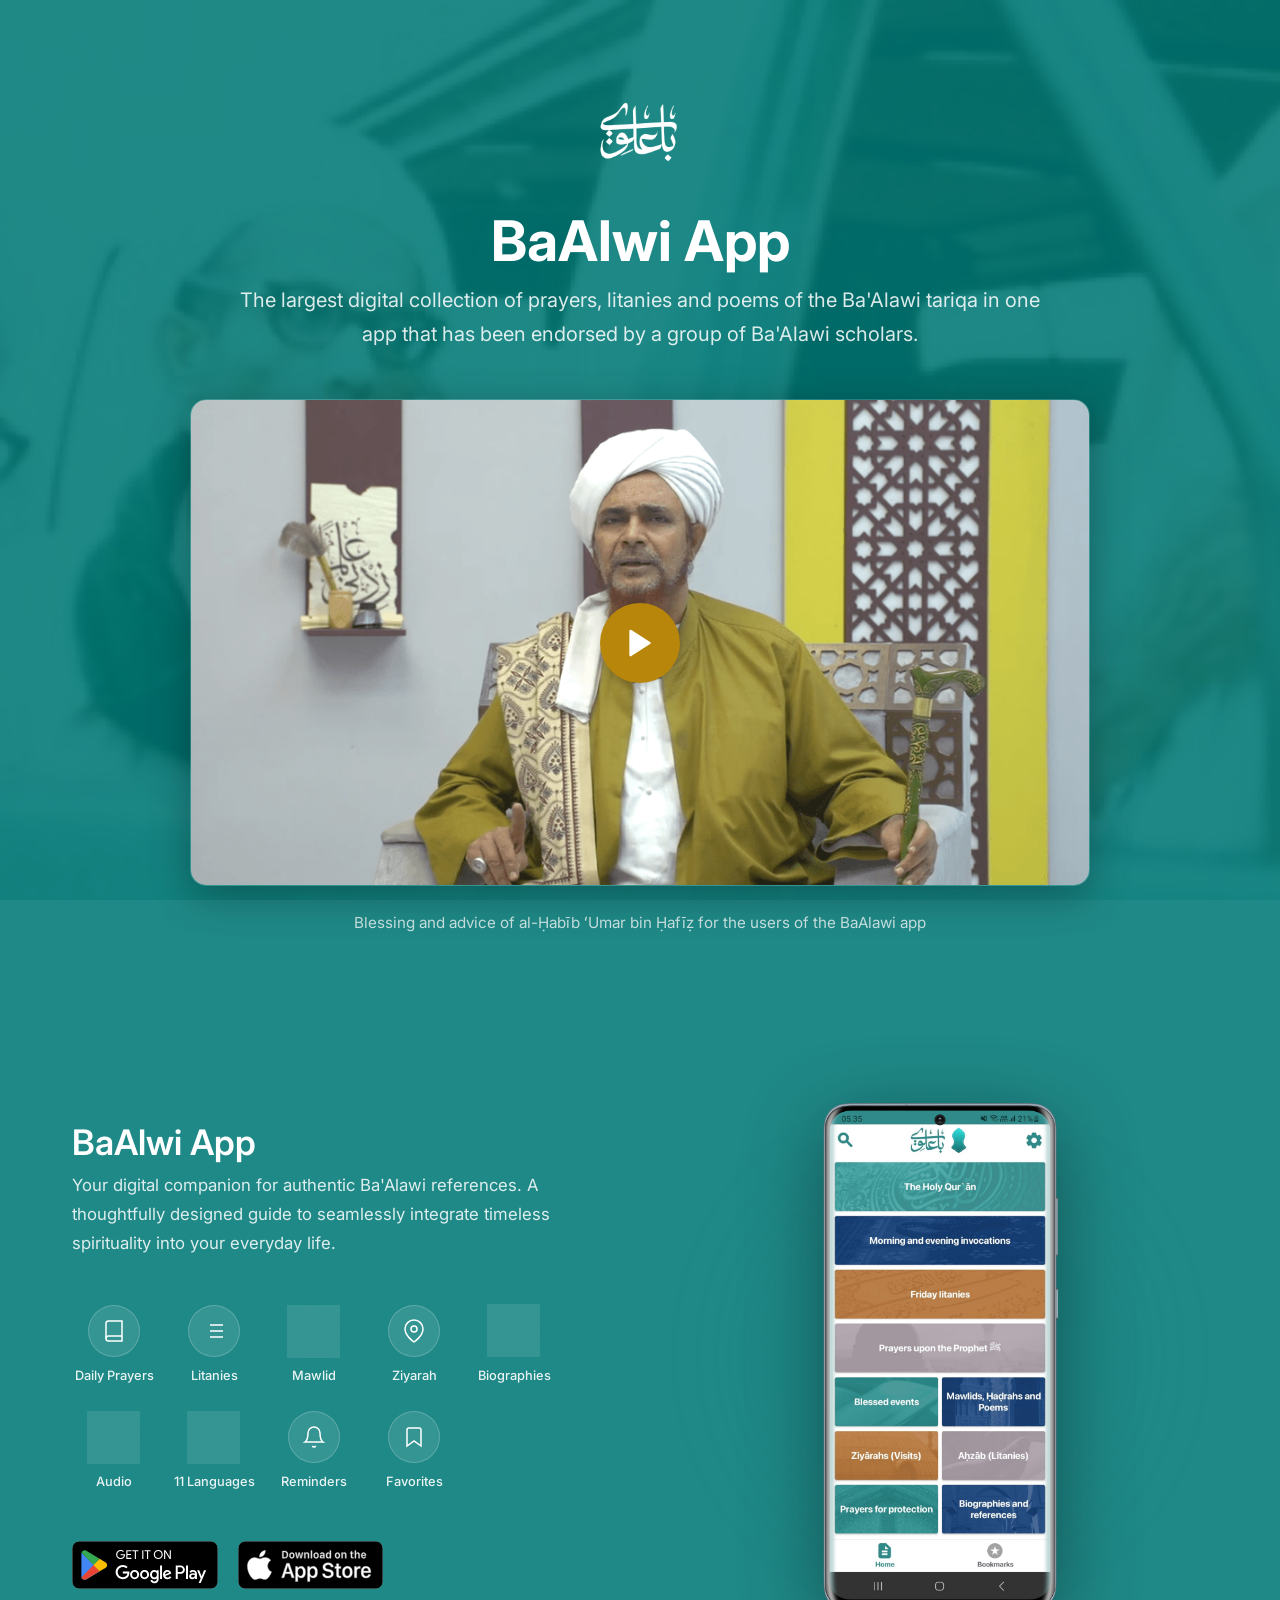
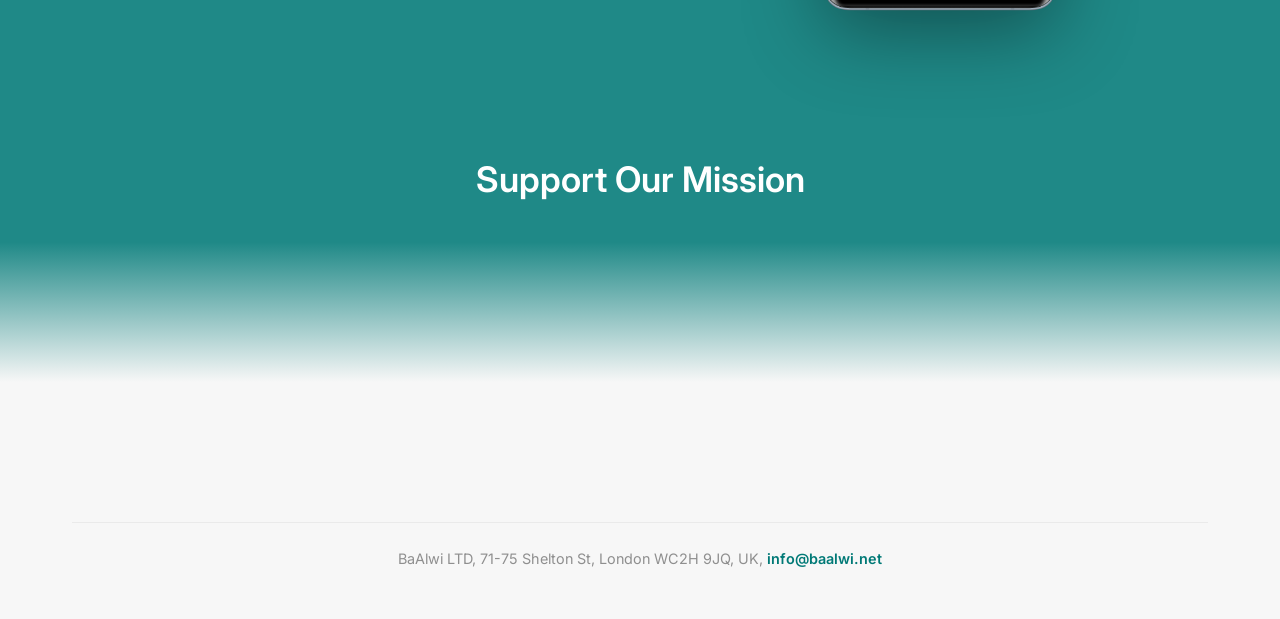
<file: index.html>
<!DOCTYPE html>
<html lang="en">
<head>
    <meta charset="UTF-8">
    <meta name="viewport" content="width=device-width, initial-scale=1.0">
    <title>BaAlwi باعلوي</title>
    <meta name="description" content="The largest digital collection of prayers, litanies and poems of the Ba'Alawi tariqa in one app that has been endorsed by a group of Ba'Alawi scholars.">
    
    <!-- Google Fonts -->
    <link rel="preconnect" href="https://fonts.googleapis.com">
    <link rel="preconnect" href="https://fonts.gstatic.com" crossorigin>
    <link href="https://fonts.googleapis.com/css2?family=Inter:wght@300;400;500;600;700&family=Amiri:wght@400;700&display=swap" rel="stylesheet">
    
    <!-- Custom CSS -->
    <link rel="stylesheet" href="styles.css">
    
    <!-- Favicon -->
    <link rel="icon" type="image/svg+xml" href="favicon.svg">
</head>
<body>

    <main>
        <!-- 1. Video Hero Section -->
        <section class="hero hero-video" id="home">
            <div class="container hero-container text-center">
                
                <!-- Centered Brand Logo -->
                <div class="hero-brand">
                    <img src="logo.png" alt="BaAlwi Logo" class="hero-brand-logo">
                </div>

                <div class="hero-header">
                    <h1 class="hero-title">BaAlwi App</h1>
                    <p class="hero-subtitle">The largest digital collection of prayers, litanies and poems of the Ba'Alawi tariqa in one app that has been endorsed by a group of Ba'Alawi scholars.</p>
                </div>
                
                <div class="video-wrapper" onclick="playVideo(this)">
                    <div class="video-container">
                        <img src="video.png" alt="al-Habib Umar bin Hafiz" class="video-thumbnail">
                        <div class="play-button">
                            <svg viewBox="0 0 24 24" width="32" height="32" stroke="currentColor" stroke-width="2" fill="currentColor" stroke-linecap="round" stroke-linejoin="round"><polygon points="5 3 19 12 5 21 5 3"></polygon></svg>
                        </div>
                    </div>
                </div>
                <div class="hero-video-caption">
                    <p>Blessing and advice of al-Ḥabīb ʻUmar bin Ḥafīẓ for the users of the BaAlawi app</p>
                </div>
                </div>
            </div>
        </section>

        <!-- 2. App Showcase Section (NU App Style: Text Left, Overlapping Phones Right) -->
        <section class="app-showcase" id="app">
            <div class="container app-showcase-container">
                <div class="app-content">
                    <h2 class="section-title">BaAlwi App</h2>
                    <p class="section-description">
                        Your digital companion for authentic Ba'Alawi references. A thoughtfully designed guide to seamlessly integrate timeless spirituality into your everyday life.
                    </p>
                    
                    <!-- Features Grid (9 Items) -->
                    <div class="features-grid">
                        <div class="feature-item fade-in-element">
                            <div class="feature-icon-circle">
                                <svg viewBox="0 0 24 24" width="24" height="24" stroke="currentColor" stroke-width="1.5" fill="none"><path d="M4 19.5A2.5 2.5 0 0 1 6.5 17H20"></path><path d="M6.5 2H20v20H6.5A2.5 2.5 0 0 1 4 19.5v-15A2.5 2.5 0 0 1 6.5 2z"></path></svg>
                            </div>
                            <span class="feature-label">Daily Prayers</span>
                        </div>
                        <div class="feature-item fade-in-element">
                            <div class="feature-icon-circle">
                                <svg viewBox="0 0 24 24" width="24" height="24" stroke="currentColor" stroke-width="1.5" fill="none"><line x1="8" y1="6" x2="21" y2="6"></line><line x1="8" y1="12" x2="21" y2="12"></line><line x1="8" y1="18" x2="21" y2="18"></line><line x1="3" y1="6" x2="3.01" y2="6"></line><line x1="3" y1="12" x2="3.01" y2="12"></line><line x1="3" y1="18" x2="3.01" y2="18"></line></svg>
                            </div>
                            <span class="feature-label">Litanies</span>
                        </div>
                        <div class="feature-item fade-in-element">
                            <div class="feature-icon-circle">
                                <svg viewBox="0 0 24 24" width="24" height="24" stroke="currentColor" stroke-width="1.5" fill="none"><polygon points="12 2 15.09 8.26 22 9.27 17 14.14 18.18 21.02 12 17.77 5.82 21.02 7 14.14 2 9.27 8.91 8.26 12 2"></polygon></svg>
                            </div>
                            <span class="feature-label">Mawlid</span>
                        </div>
                        <div class="feature-item fade-in-element">
                            <div class="feature-icon-circle">
                                <svg viewBox="0 0 24 24" width="24" height="24" stroke="currentColor" stroke-width="1.5" fill="none"><path d="M21 10c0 7-9 13-9 13s-9-6-9-13a9 9 0 0 1 18 0z"></path><circle cx="12" cy="10" r="3"></circle></svg>
                            </div>
                            <span class="feature-label">Ziyarah</span>
                        </div>
                        <div class="feature-item fade-in-element">
                            <div class="feature-icon-circle">
                                <svg viewBox="0 0 24 24" width="24" height="24" stroke="currentColor" stroke-width="1.5" fill="none"><path d="M17 21v-2a4 4 0 0 0-4-4H5a4 4 0 0 0-4 4v2"></path><circle cx="9" cy="7" r="4"></circle><path d="M23 21v-2a4 4 0 0 0-3-3.87"></path><path d="M16 3.13a4 4 0 0 1 0 7.75"></path></svg>
                            </div>
                            <span class="feature-label">Biographies</span>
                        </div>
                        <div class="feature-item fade-in-element">
                            <div class="feature-icon-circle">
                                <svg viewBox="0 0 24 24" width="24" height="24" stroke="currentColor" stroke-width="1.5" fill="none"><polygon points="11 5 6 9 2 9 2 15 6 15 11 19 11 5"></polygon><path d="M19.07 4.93a10 10 0 0 1 0 14.14M15.54 8.46a5 5 0 0 1 0 7.07"></path></svg>
                            </div>
                            <span class="feature-label">Audio</span>
                        </div>
                        <div class="feature-item fade-in-element">
                            <div class="feature-icon-circle">
                                <svg viewBox="0 0 24 24" width="24" height="24" stroke="currentColor" stroke-width="1.5" fill="none"><circle cx="12" cy="12" r="10"></circle><line x1="2" y1="12" x2="22" y2="12"></line><path d="M12 2a15.3 15.3 0 0 1 4 10 15.3 15.3 0 0 1-4 10 15.3 15.3 0 0 1-4-10 15.3 15.3 0 0 1 4-10z"></path></svg>
                            </div>
                            <span class="feature-label">11 Languages</span>
                        </div>
                        <div class="feature-item fade-in-element">
                            <div class="feature-icon-circle">
                                <svg viewBox="0 0 24 24" width="24" height="24" stroke="currentColor" stroke-width="1.5" fill="none"><path d="M18 8A6 6 0 0 0 6 8c0 7-3 9-3 9h18s-3-2-3-9"></path><path d="M13.73 21a2 2 0 0 1-3.46 0"></path></svg>
                            </div>
                            <span class="feature-label">Reminders</span>
                        </div>
                        <div class="feature-item fade-in-element">
                            <div class="feature-icon-circle">
                                <svg viewBox="0 0 24 24" width="24" height="24" stroke="currentColor" stroke-width="1.5" fill="none"><path d="M19 21l-7-5-7 5V5a2 2 0 0 1 2-2h10a2 2 0 0 1 2 2z"></path></svg>
                            </div>
                            <span class="feature-label">Favorites</span>
                        </div>
                    </div>

                    <div class="hero-actions">
                        <a href="https://play.google.com/store/apps/details?id=com.baalwi" class="store-badge" target="_blank">
                            <img src="playstore.svg" alt="Get it on Google Play">
                        </a>
                        <a href="https://apps.apple.com/my/app/baalwi/id1604528713" class="store-badge" target="_blank">
                            <img src="appstore.svg" alt="Download on App Store">
                        </a>
                    </div>
                </div>

                <div class="app-visual-group">
                    <!-- Glow background -->
                    <div class="glow-effect teal-glow"></div>
                    
                    <!-- Single Pre-made Mockup Image -->
                    <img src="ss.png" alt="BaAlwi App Mockup" class="single-mockup-img">
                </div>
            </div>
        </section>





        <!-- Support Section -->
        <section class="support" id="support">
            <div class="container support-container">
                <h2 class="section-title text-center">Support Our Mission</h2>
                <div class="support-cards">
                    <!-- UK Support -->
                    <div class="glass-card">
                        <h3>UK</h3>
                        <p>Contribute to the Ba-Alawi Masters Heritage via KindLink.</p>
                        <a href="https://www.kindlink.com/charity/Ba-Alawi-Masters-Heritage" class="btn btn-primary" target="_blank">Donate Now</a>
                    </div>
                    
                    <!-- Indonesia Support -->
                    <div class="glass-card">
                        <h3>Indonesia</h3>
                        <p>Use the BaAlwi App QRIS code for easy donations via various e-wallets.</p>
                        <a href="#" class="btn btn-primary" onclick="openQrisModal(event)">Open QRIS Code</a>
                    </div>
                    
                    <!-- Other Support -->
                    <div class="glass-card">
                        <h3>Other Ways</h3>
                        <p>Discover other ways to support our mission and projects worldwide.</p>
                        <a href="donate.html" class="btn btn-outline">Learn More</a>
                    </div>
                </div>
                <p class="simple-footer">BaAlwi LTD, 71-75 Shelton St, London WC2H 9JQ, UK, <a href="mailto:info@baalwi.net" class="email-link">info@baalwi.net</a></p>
            </div>
        </section>
    </main>

    <!-- QRIS Modal -->
    <div id="qrisModal" class="modal">
        <div class="modal-content">
            <span class="close-modal">&times;</span>
            <img src="qris.png" alt="BaAlwi QRIS Code" class="qris-image">
        </div>
    </div>

    <!-- Animations Script -->
    <script>
        const observer = new IntersectionObserver((entries) => {
            entries.forEach(entry => {
                if (entry.isIntersecting) {
                    entry.target.classList.add('visible');
                }
            });
        }, { threshold: 0.1 });

        document.querySelectorAll('.fade-in-element, .glass-card, .phone-mockup').forEach(el => {
            el.classList.add('fade-in-element');
            observer.observe(el);
        });
    </script>
    <script>
        // Custom Click-to-Play Video Facade
        function playVideo(wrapper) {
            // Replace the image and play button with an autoplaying YouTube iframe
            wrapper.innerHTML = '<iframe style="display: block; width: 100%; aspect-ratio: 16 / 9;" src="https://www.youtube.com/embed/R0WnUxzO444?autoplay=1" title="YouTube video player" frameborder="0" allow="accelerometer; autoplay; clipboard-write; encrypted-media; gyroscope; picture-in-picture; web-share" allowfullscreen></iframe>';
            // Remove cursor pointer and onclick event after playing
            wrapper.style.cursor = 'default';
            wrapper.onclick = null;
        }

        // QRIS Modal Logic
        const qrisModal = document.getElementById("qrisModal");
        const closeModalBtn = document.querySelector(".close-modal");

        function openQrisModal(e) {
            e.preventDefault(); // Prevent jumping to top of page
            qrisModal.style.display = "flex";
        }

        closeModalBtn.onclick = function() {
            qrisModal.style.display = "none";
        }

        window.onclick = function(event) {
            // Close if user clicks outside the modal content (on the dark background)
            if (event.target == qrisModal) {
                qrisModal.style.display = "none";
            }
        }
    </script>
</body>
</html>
</file>
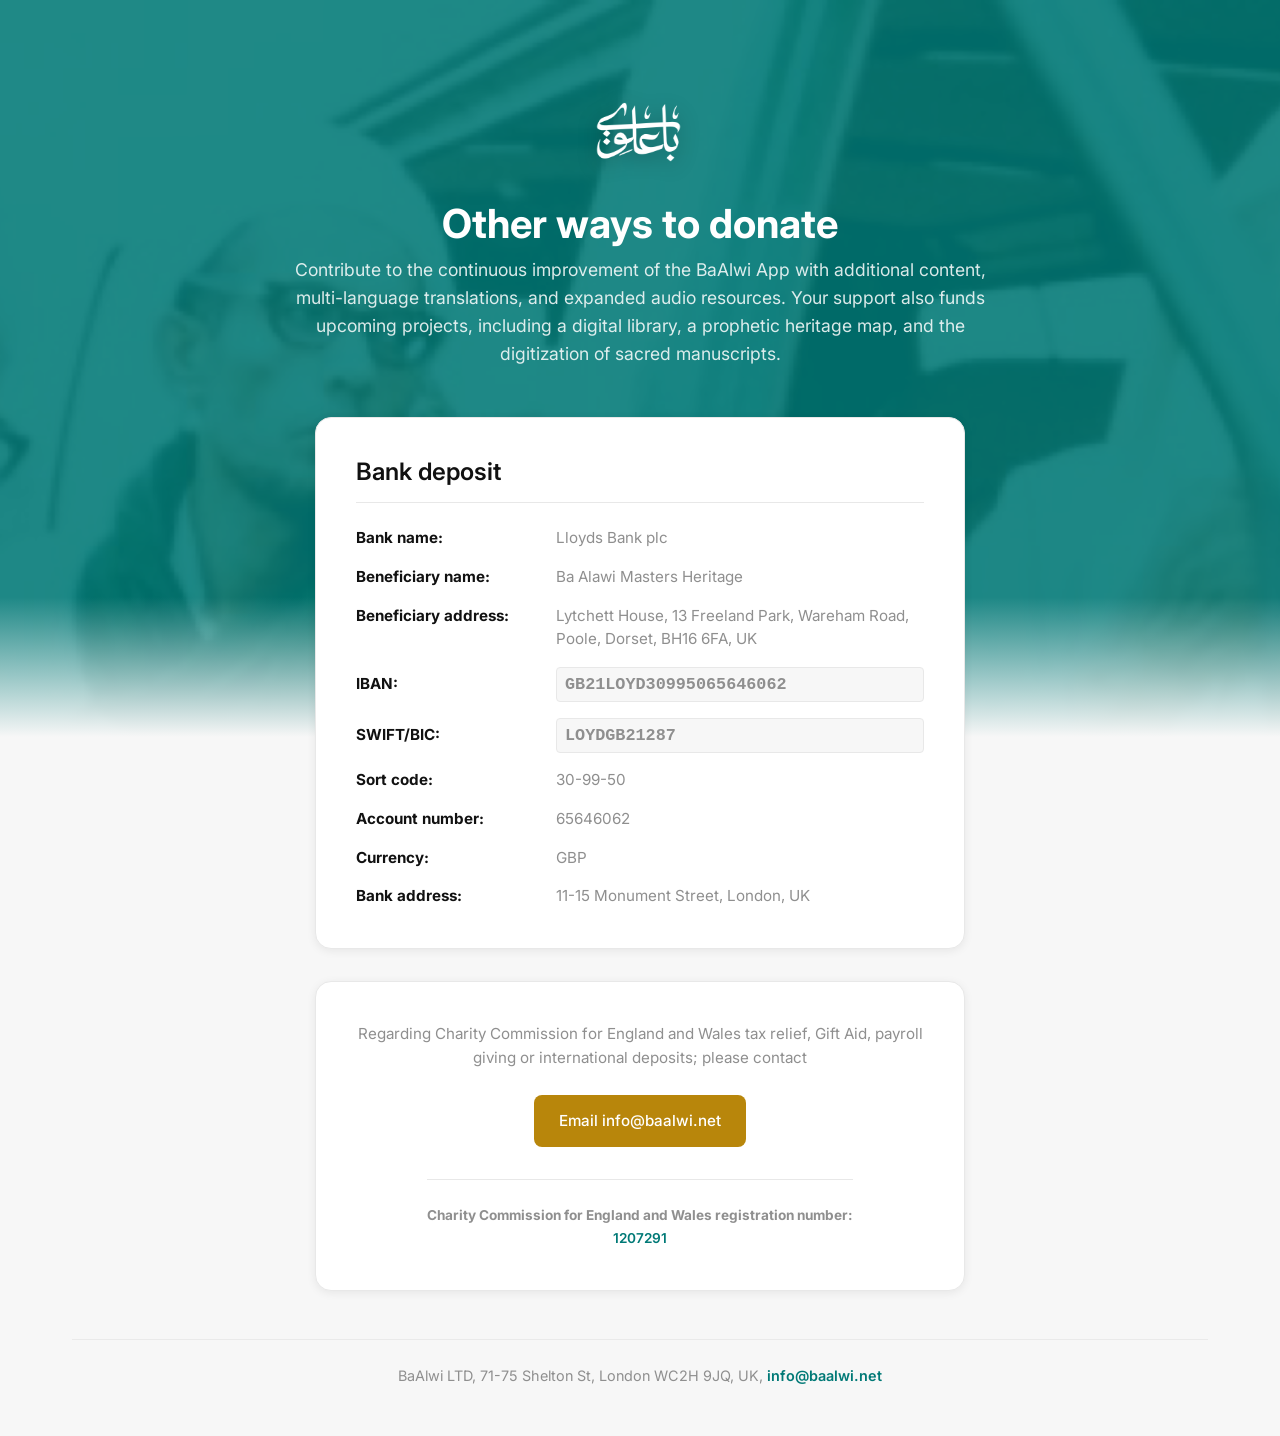
<file: donate.html>
<!DOCTYPE html>
<html lang="en">
<head>
    <meta charset="UTF-8">
    <meta name="viewport" content="width=device-width, initial-scale=1.0">
    <title>Donate — BaAlwi باعلوي</title>
    <meta name="description" content="Support BaAlwi and our mission globally.">
    
    <!-- Google Fonts -->
    <link rel="preconnect" href="https://fonts.googleapis.com">
    <link rel="preconnect" href="https://fonts.gstatic.com" crossorigin>
    <link href="https://fonts.googleapis.com/css2?family=Inter:wght@300;400;500;600;700&family=Amiri:wght@400;700&display=swap" rel="stylesheet">
    
    <!-- Custom CSS -->
    <link rel="stylesheet" href="styles.css">
    
    <!-- Favicon -->
    <link rel="icon" type="image/svg+xml" href="favicon.svg">
</head>
<body>

    <main>
        <!-- Hero Section -->
        <section class="hero hero-video" id="home" style="min-height: 40vh; padding-bottom: 0;">
            <div class="container hero-container text-center">
                
                <!-- Centered Brand Logo -->
                <div class="hero-brand" style="margin-bottom: 2rem;">
                    <a href="index.html">
                        <img src="logo.png" alt="BaAlwi Logo" class="hero-brand-logo" style="width: 100px; filter: drop-shadow(0 4px 10px rgba(0,0,0,0.3));">
                    </a>
                </div>

                <div class="hero-header" style="margin-bottom: 3rem;">
                    <h1 class="hero-title" style="font-size: 2.5rem;">Other ways to donate</h1>
                    <p class="hero-subtitle" style="font-size: 1.1rem; max-width: 700px; line-height: 1.6;">
                        Contribute to the continuous improvement of the BaAlwi App with additional content, multi-language translations, and expanded audio resources. Your support also funds upcoming projects, including a digital library, a prophetic heritage map, and the digitization of sacred manuscripts.
                    </p>
                </div>
            </div>
        </section>

        <!-- Support Section -->
        <section class="support" id="support" style="padding-top: 0;">
            <div class="container support-container">
                <div class="support-cards" style="display: flex; flex-direction: column; align-items: center; gap: 2rem; margin-top: 0;">
                    
                    <!-- Bank Deposit Card -->
                    <div class="glass-card" style="width: 100%; max-width: 650px; text-align: left; align-items: flex-start; padding: 2.5rem;">
                        <h3 style="margin-bottom: 1.5rem; font-size: 1.5rem; border-bottom: 1px solid var(--border); padding-bottom: 1rem; width: 100%;">Bank deposit</h3>
                        
                        <div class="bank-details-grid">
                            <strong style="color: var(--text);">Bank name:</strong>
                            <span style="color: var(--text-muted);">Lloyds Bank plc</span>
                            
                            <strong style="color: var(--text);">Beneficiary name:</strong>
                            <span style="color: var(--text-muted);">Ba Alawi Masters Heritage</span>
                            
                            <strong style="color: var(--text);">Beneficiary address:</strong>
                            <span style="color: var(--text-muted);">Lytchett House, 13 Freeland Park, Wareham Road, Poole, Dorset, BH16 6FA, UK</span>
                            
                            <strong style="color: var(--text); align-self: center;">IBAN:</strong>
                            <span class="bank-value-box" style="color: var(--text-muted);">GB21LOYD30995065646062</span>
                            
                            <strong style="color: var(--text); align-self: center;">SWIFT/BIC:</strong>
                            <span class="bank-value-box" style="color: var(--text-muted);">LOYDGB21287</span>
                            
                            <strong style="color: var(--text);">Sort code:</strong>
                            <span style="color: var(--text-muted);">30-99-50</span>
                            
                            <strong style="color: var(--text);">Account number:</strong>
                            <span style="color: var(--text-muted);">65646062</span>
                            
                            <strong style="color: var(--text);">Currency:</strong>
                            <span style="color: var(--text-muted);">GBP</span>
                            
                            <strong style="color: var(--text);">Bank address:</strong>
                            <span style="color: var(--text-muted);">11-15 Monument Street, London, UK</span>
                        </div>
                    </div>

                    <!-- Additional Info Card -->
                    <div class="glass-card" style="width: 100%; max-width: 650px; text-align: center; padding: 2.5rem;">
                        <p style="margin-bottom: 1.5rem; font-size: 0.95rem; color: var(--text-muted); line-height: 1.6;">
                            Regarding Charity Commission for England and Wales tax relief, Gift Aid, payroll giving or international deposits; please contact
                        </p>
                        <a href="mailto:info@baalwi.net?subject=Regarding%20bank%20deposit" class="btn btn-primary" style="margin-bottom: 2rem;">Email info@baalwi.net</a>
                        <div style="font-size: 0.85rem; color: var(--text-muted); border-top: 1px solid var(--border); padding-top: 1.5rem; margin-bottom: 0;">
                            <strong>Charity Commission for England and Wales registration number:</strong><br>
                            <a href="https://register-of-charities.charitycommission.gov.uk/charity-search/-/charity-details/5230000/full-print" target="_blank" rel="noopener noreferrer" class="email-link">1207291</a>
                        </div>
                    </div>
                </div>

                <p class="simple-footer" style="margin-top: 3rem;">BaAlwi LTD, 71-75 Shelton St, London WC2H 9JQ, UK, <a href="mailto:info@baalwi.net" class="email-link">info@baalwi.net</a></p>
            </div>
        </section>
    </main>

</body>
</html>
</file>
<file: styles.css>
/* CSS Variables based on smartlib/home-tokens.css */
:root {
    /* Base Colors */
    --bg: #FFFFFF;
    --bg-warm: #F7F7F7;
    --bg-glass: rgba(255, 255, 255, 0.95);
    
    /* Text */
    --text: #111111;
    --text-muted: #8F8F8F;
    --muted-light: #D8D8D8;
    
    /* Borders */
    --border: #E8E8E8;
    
    /* Accents (Teal & Gold) */
    --accent: oklch(0.50 0.13 192); /* Teal */
    --accent-mid: oklch(0.44 0.13 192);
    --accent-light: oklch(0.96 0.02 192); 
    --gold: #b8860b;
    --gold-light: #f5f0e0;
    
    --text-on-accent: #ffffff;
    
    /* Shadows */
    --shadow-sm: 0 2px 10px rgba(0,0,0,0.07);
    --shadow-md: 0 4px 16px rgba(0,0,0,0.12);
    --shadow-lg: 0 10px 40px rgba(0,0,0,0.3);
    
    /* Transitions */
    --transition-fast: 0.15s ease-in-out;
    --transition-base: 0.2s ease-in-out;
    
    /* Fonts */
    --font-primary: 'Inter', sans-serif;
    --font-arabic: 'Scheherazade New', 'Amiri', serif;
}

/* Reset & Base Styles */
* {
    margin: 0;
    padding: 0;
    box-sizing: border-box;
}

html {
    scroll-behavior: smooth;
}

body {
    font-family: var(--font-primary);
    background-color: var(--bg);
    color: var(--text);
    line-height: 1.7;
    overflow-x: hidden;
}

a {
    text-decoration: none;
    color: inherit;
    transition: var(--transition-fast);
}

img {
    max-width: 100%;
    height: auto;
    display: block;
}

.container {
    max-width: 1200px;
    margin: 0 auto;
    padding: 0 2rem;
}

.text-center {
    text-align: center;
}

/* Typography */
h1, h2, h3, h4 {
    font-weight: 600;
    line-height: 1.2;
    margin-bottom: 1rem;
    color: var(--text);
}

.section-title {
    font-size: 2.2rem;
    color: var(--text);
    margin-bottom: 0.5rem;
}

.section-subtitle, .section-description {
    font-size: 1.05rem;
    color: var(--text-muted);
    margin-bottom: 3rem;
}

/* Smartlib-style Buttons */
.btn {
    display: inline-flex;
    align-items: center;
    justify-content: center;
    padding: 0.75rem 1.5rem;
    border-radius: 8px;
    font-size: 0.95rem;
    font-weight: 500;
    cursor: pointer;
    text-align: center;
    border: 1px solid transparent;
    transition: all var(--transition-fast);
}

.btn-primary {
    background-color: var(--gold);
    color: var(--text-on-accent);
}

.btn-primary:hover {
    background-color: var(--accent);
    transform: translateY(-1px);
    box-shadow: var(--shadow-sm);
}

.btn-outline {
    background-color: transparent;
    border-color: var(--border);
    color: var(--text);
}

.btn-outline:hover {
    background-color: var(--accent-light);
    color: var(--accent-mid);
    border-color: var(--accent-mid);
}

/* Centered Hero Brand */
.hero-brand {
    display: flex;
    align-items: center;
    justify-content: center;
    margin-bottom: 2.5rem;
}

.hero-brand-logo {
    height: 72px; /* Bigger logo */
    filter: brightness(0) invert(1);
}

/* Apply background to the entire main wrapper */
main {
    position: relative;
    background-image: url('habaib.png');
    background-size: cover;
    background-position: center;
    background-attachment: fixed;
    z-index: 1;
}

main::before {
    content: '';
    position: absolute;
    top: 0;
    left: 0;
    width: 100%;
    height: 100%;
    background-color: var(--accent);
    opacity: 0.88; /* Transparent Teal */
    z-index: -1;
}

/* 1. Hero Video Section */
.hero-video {
    padding: 6rem 0 5rem;
    min-height: 75vh;
    display: flex;
    align-items: center;
    justify-content: center;
    position: relative;
    z-index: 10;
}

.hero-container {
    display: flex;
    flex-direction: column;
    align-items: center;
    width: 100%;
    position: relative;
    z-index: 2; /* Keeps content above the gradient */
}

.hero-header {
    margin-bottom: 3rem;
}

.hero-title {
    font-size: 3.5rem;
    font-weight: 700;
    color: var(--text-on-accent);
    margin-bottom: 0.5rem;
}

.hero-subtitle {
    font-size: 1.25rem;
    color: rgba(255, 255, 255, 0.85);
    max-width: 800px;
    margin: 0 auto;
}

.video-wrapper {
    width: 100%;
    max-width: 900px;
    border-radius: 16px;
    overflow: hidden;
    box-shadow: var(--shadow-lg);
    position: relative;
    cursor: pointer;
    transition: transform var(--transition-base);
    border: 1px solid rgba(255,255,255,0.15);
}

.video-wrapper:hover {
    transform: scale(1.01);
}

.video-thumbnail {
    width: 100%;
    display: block;
    transition: opacity var(--transition-base);
}

.video-wrapper:hover .video-thumbnail {
    opacity: 0.85;
}

.play-button {
    position: absolute;
    top: 50%;
    left: 50%;
    transform: translate(-50%, -50%);
    width: 80px;
    height: 80px;
    background-color: var(--gold);
    border-radius: 50%;
    display: flex;
    align-items: center;
    justify-content: center;
    color: white;
    box-shadow: var(--shadow-md);
    transition: all var(--transition-fast);
}

.video-wrapper:hover .play-button {
    background-color: var(--bg);
    color: var(--gold);
    transform: translate(-50%, -50%) scale(1.05);
}

.hero-video-caption {
    margin-top: 1.5rem;
    font-size: 0.95rem;
    color: rgba(255, 255, 255, 0.75);
}

/* 2. App Showcase Section (Two Columns) */
.app-showcase {
    padding: 4rem 0 2rem;
    position: relative;
    z-index: 10;
}

.app-showcase-container {
    display: grid;
    grid-template-columns: 1fr 1fr;
    gap: 4rem;
    align-items: center;
}

.app-content {
    order: 1; /* Left side */
}

/* Ensure text is readable against the teal background */
.app-showcase .section-title {
    color: var(--text-on-accent);
}

.app-showcase .section-description {
    color: rgba(255, 255, 255, 0.85);
    max-width: 485px; /* Aligns perfectly with the 5-item grid below */
}

/* Change icon circles to look better on teal */
.app-visual-group {
    order: 2; /* Right side */
    position: relative;
    height: 550px;
    display: flex;
    justify-content: center;
}

.hero-actions {
    display: flex;
    gap: 1rem;
    align-items: center;
    flex-wrap: wrap;
    margin-top: 2rem;
}

.store-badge img {
    height: 48px;
    border-radius: 8px;
}



/* Single Pre-made Mockup Image */
.single-mockup-img {
    z-index: 2;
    width: 100%;
    max-width: 320px;
    height: auto;
    object-fit: contain;
    position: relative;
    filter: drop-shadow(0 20px 40px rgba(0,0,0,0.4));
    animation: float 6s ease-in-out infinite;
}

@keyframes float {
    0% { transform: translateY(0px); }
    50% { transform: translateY(-15px); }
    100% { transform: translateY(0px); }
}

.glow-effect {
    position: absolute;
    width: 300px;
    height: 300px;
    border-radius: 50%;
    filter: blur(80px);
    opacity: 0.1;
    z-index: 0;
    top: 50%;
    left: 50%;
    transform: translate(-50%, -50%);
    background: var(--accent);
}

/* Inline Features Grid */
.features-grid {
    display: flex;
    flex-wrap: wrap;
    justify-content: flex-start;
    gap: 1.5rem 1rem;
    margin: 2rem 0;
    max-width: 490px; 
}

.feature-item {
    width: 84px; /* 5 items * 84 = 420px + 4 gaps (64px) = 484px exact fit */
    display: flex;
    flex-direction: column;
    align-items: center;
    text-align: center;
    gap: 0.5rem; /* Tighter gap between icon and text */
    transition: transform var(--transition-fast);
}

.hero-actions {
    display: flex;
    gap: 1.25rem;
    align-items: center;
    margin-top: 3rem; /* Ensures a generous, balanced gap below the grid */
    flex-wrap: wrap;
}

.feature-item:hover {
    transform: translateY(-5px);
}

.feature-icon-circle {
    width: 52px;
    height: 52px;
    background-color: rgba(255, 255, 255, 0.1);
    backdrop-filter: blur(4px);
    -webkit-backdrop-filter: blur(4px);
    border-radius: 50%;
    display: flex;
    align-items: center;
    justify-content: center;
    color: var(--text-on-accent);
    border: 1px solid rgba(255, 255, 255, 0.2);
    transition: all var(--transition-fast);
}

.feature-item:hover .feature-icon-circle {
    background-color: var(--bg);
    color: var(--accent);
    border-color: var(--bg);
    transform: scale(1.05);
}

.feature-label {
    font-size: 0.8rem;
    font-weight: 500;
    color: rgba(255, 255, 255, 0.9);
}



/* Support Section (Fades from Teal to Warm White) */
.support {
    padding: 6rem 0 3rem; /* Reduced bottom padding */
    position: relative;
    z-index: 10;
    background: linear-gradient(
        to bottom,
        rgba(247, 247, 247, 0) 0px,
        rgba(247, 247, 247, 0) 180px,
        var(--bg-warm) 320px,
        var(--bg-warm) 100%
    );
}

.support .section-title {
    color: var(--text-on-accent);
    margin-bottom: 3rem;
}

.support-cards {
    display: grid;
    grid-template-columns: repeat(auto-fit, minmax(280px, 1fr));
    gap: 1.5rem;
    margin-top: 3rem;
}

.glass-card {
    background: var(--bg);
    border: 1px solid var(--border);
    border-radius: 16px;
    padding: 2rem 1.5rem; /* Reduced from 2.5rem */
    text-align: center;
    transition: var(--transition-base);
    display: flex;
    flex-direction: column;
    align-items: center;
    justify-content: space-between;
    box-shadow: var(--shadow-sm);
}

.glass-card:hover {
    transform: translateY(-4px);
    box-shadow: var(--shadow-md);
    border-color: var(--accent);
}

.glass-card h3 {
    color: var(--text);
    font-size: 1.25rem;
}

.glass-card p {
    color: var(--text-muted);
    font-size: 0.95rem;
    margin-bottom: 1.5rem; /* Reduced from 2rem */
}

.payment-methods {
    height: 35px;
    margin-bottom: 1.5rem;
}

/* Bank Details Grid (Donate Page) */
.bank-details-grid {
    display: grid;
    grid-template-columns: 1fr 2fr;
    gap: 1rem;
    width: 100%;
    font-size: 0.95rem;
    line-height: 1.5;
}

.bank-value-box {
    font-family: monospace;
    font-size: 1.05rem;
    font-weight: bold;
    background: rgba(0,0,0,0.03);
    padding: 4px 8px;
    border-radius: 4px;
    border: 1px solid var(--border);
    word-break: break-all;
}

/* Simple Inline Footer */
.simple-footer {
    text-align: center;
    color: var(--text-muted);
    font-size: 0.9rem;
    margin-top: 2.5rem; /* Reduced margin to bring it closer to cards */
    padding-top: 1.5rem;
    border-top: 1px solid rgba(0,0,0,0.05);
}

.email-link {
    color: var(--accent);
    font-weight: 600;
    transition: color var(--transition-fast);
}

.email-link:hover {
    color: var(--accent-mid);
    text-decoration: underline;
}

/* Animations */
.fade-in-element {
    opacity: 0;
    transform: translateY(20px);
    transition: opacity 0.6s ease-out, transform 0.6s ease-out;
}

.fade-in-element.visible {
    opacity: 1;
    transform: translateY(0);
}

/* Responsive */
@media (max-width: 992px) {
    .app-showcase-container {
        grid-template-columns: 1fr;
        text-align: center;
    }

    .app-showcase .section-description {
        margin: 0 auto 2rem; /* Center the constrained paragraph block on mobile */
    }

    .hero-actions {
        justify-content: center; /* Center the download buttons on mobile */
    }

    .features-grid {
        margin: 2rem auto; /* Center the constrained grid on mobile */
        justify-content: center; /* Center the items as well */
    }

    .hero-title {
        font-size: 2.5rem;
    }
    
    .app-visual-group {
        order: -1; 
        margin-bottom: 2rem;
        height: 500px; /* shorter on mobile */
    }

    .phone-back {
        transform: scale(0.85) translate(20%, -5%);
    }

    .phone-front {
        transform: scale(0.95) translate(-10%, 5%);
    }

    .hero-actions {
        justify-content: center;
    }

    /* Background is entirely teal for this section on both desktop and mobile now */
}

@media (max-width: 768px) {
    .section-title {
        font-size: 1.8rem;
    }
    
    .hero-video {
        padding-top: 3rem;
    }

    .bank-details-grid {
        grid-template-columns: 1fr;
        gap: 0.25rem;
    }

    .bank-details-grid strong {
        margin-top: 0.75rem;
    }

    .bank-details-grid strong:first-child {
        margin-top: 0;
    }
}
@media (max-width: 480px) {
    .hero-title {
        font-size: 2rem;
    }
    
    .section-title {
        font-size: 1.5rem;
    }
    
    .glass-card {
        padding: 1.5rem 1rem;
    }
    
    .hero-actions {
        flex-direction: column;
        width: 100%;
    }
    
    .hero-actions .btn, .hero-actions .store-badge {
        width: 100%;
        max-width: 250px;
        display: flex;
        justify-content: center;
    }
}

/* Modal Styles */
.modal {
    display: none; 
    position: fixed; 
    z-index: 9999; 
    left: 0;
    top: 0;
    width: 100%; 
    height: 100%; 
    background-color: rgba(0,0,0,0.8); 
    align-items: center;
    justify-content: center;
    backdrop-filter: blur(5px);
}

.modal-content {
    position: relative;
    background-color: #fff;
    padding: 1.5rem;
    border-radius: 16px;
    max-width: 90%;
    max-height: 90vh;
    box-shadow: 0 10px 40px rgba(0,0,0,0.5);
    animation: modalPop 0.3s cubic-bezier(0.175, 0.885, 0.32, 1.275);
    display: flex;
    flex-direction: column;
    align-items: center;
}

.qris-image {
    max-width: 100%;
    max-height: 80vh;
    border-radius: 8px;
    display: block;
}

.close-modal {
    position: absolute;
    top: -15px;
    right: -15px;
    background-color: var(--accent);
    color: white;
    width: 36px;
    height: 36px;
    border-radius: 50%;
    display: flex;
    align-items: center;
    justify-content: center;
    font-size: 24px;
    font-weight: bold;
    cursor: pointer;
    box-shadow: var(--shadow-md);
    transition: background-color var(--transition-fast), transform var(--transition-fast);
}

.close-modal:hover {
    background-color: var(--accent-mid);
    transform: scale(1.1);
}

@keyframes modalPop {
    0% { transform: scale(0.8); opacity: 0; }
    100% { transform: scale(1); opacity: 1; }
}
</file>
